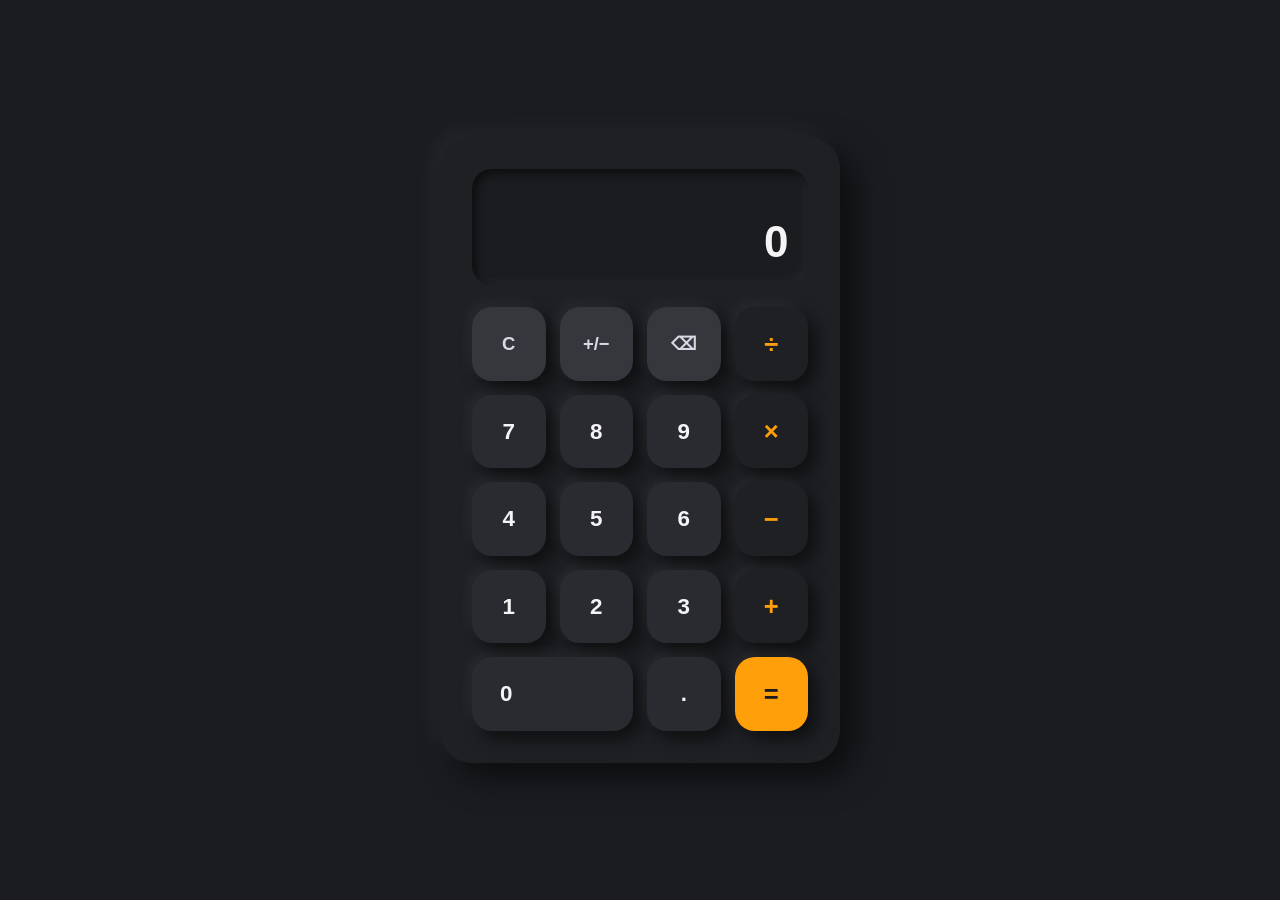
<file: files (1)/index.html>
<!DOCTYPE html>
<html lang="en">
<head>
  <meta charset="UTF-8" />
  <meta name="viewport" content="width=device-width, initial-scale=1.0" />
  <title>Calculator</title>
  <meta name="description" content="A precise, keyboard-accessible calculator built with vanilla HTML, CSS, and JavaScript." />
  <link rel="stylesheet" href="styles.css" />
</head>
<body>

  <main class="page">
    <section class="calculator" aria-label="Calculator">
      <div class="display">
        <div class="display__expression" id="expression" aria-hidden="true"></div>
        <output class="display__value" id="output" role="status" aria-live="polite" aria-atomic="true">0</output>
      </div>
      <div class="keypad" id="keypad" role="group" aria-label="Calculator keypad">
        <button type="button" class="key key--function" data-action="clear">C</button>
        <button type="button" class="key key--function" data-action="sign">+/&minus;</button>
        <button type="button" class="key key--function" data-action="delete" aria-label="Backspace">⌫</button>
        <button type="button" class="key key--operator" data-action="operator" data-value="÷">÷</button>

        <button type="button" class="key key--number" data-action="number" data-value="7">7</button>
        <button type="button" class="key key--number" data-action="number" data-value="8">8</button>
        <button type="button" class="key key--number" data-action="number" data-value="9">9</button>
        <button type="button" class="key key--operator" data-action="operator" data-value="×">×</button>

        <button type="button" class="key key--number" data-action="number" data-value="4">4</button>
        <button type="button" class="key key--number" data-action="number" data-value="5">5</button>
        <button type="button" class="key key--number" data-action="number" data-value="6">6</button>
        <button type="button" class="key key--operator" data-action="operator" data-value="−">&minus;</button>

        <button type="button" class="key key--number" data-action="number" data-value="1">1</button>
        <button type="button" class="key key--number" data-action="number" data-value="2">2</button>
        <button type="button" class="key key--number" data-action="number" data-value="3">3</button>
        <button type="button" class="key key--operator" data-action="operator" data-value="+">+</button>

        <button type="button" class="key key--number key--zero" data-action="number" data-value="0">0</button>
        <button type="button" class="key key--number" data-action="decimal">.</button>
        <button type="button" class="key key--equals" data-action="equals" aria-label="Equals">=</button>
      </div>
    </section>
  </main>

  <script src="script.js"></script>
</body>
</html>
</file>
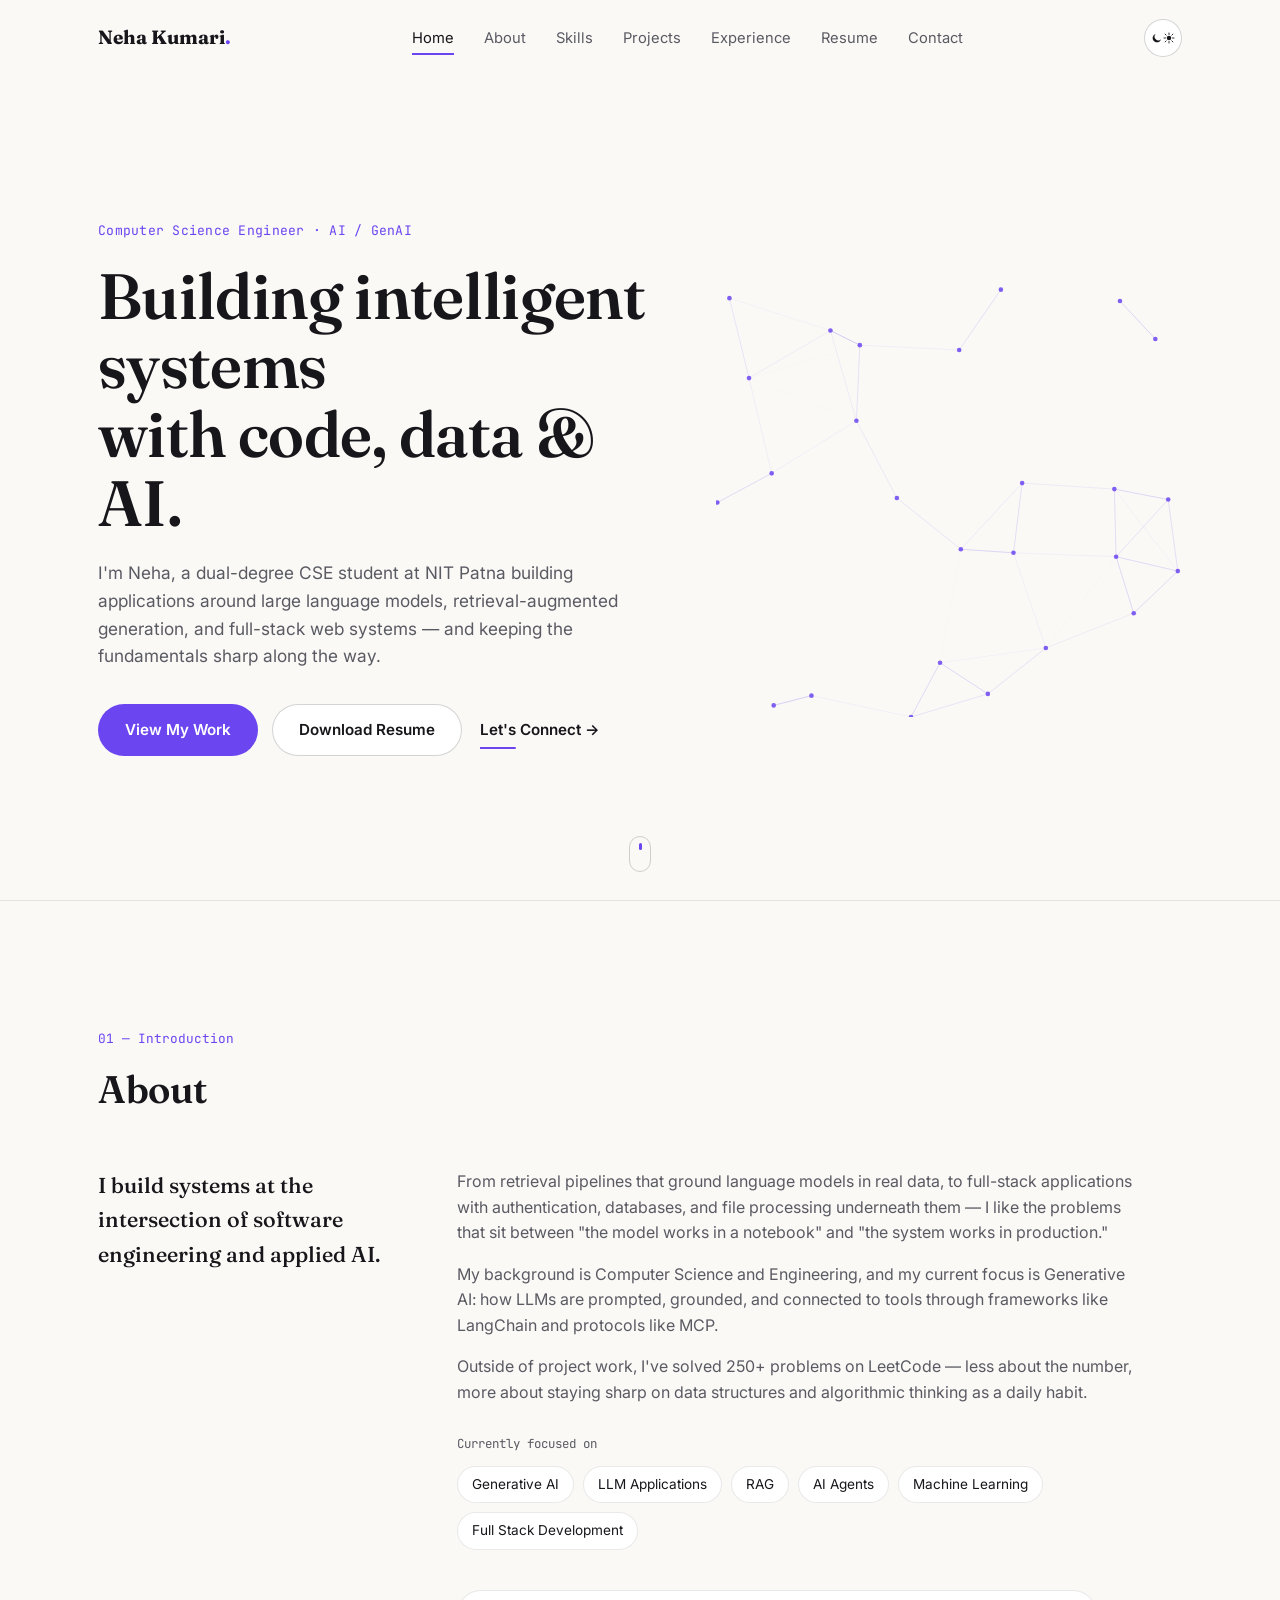
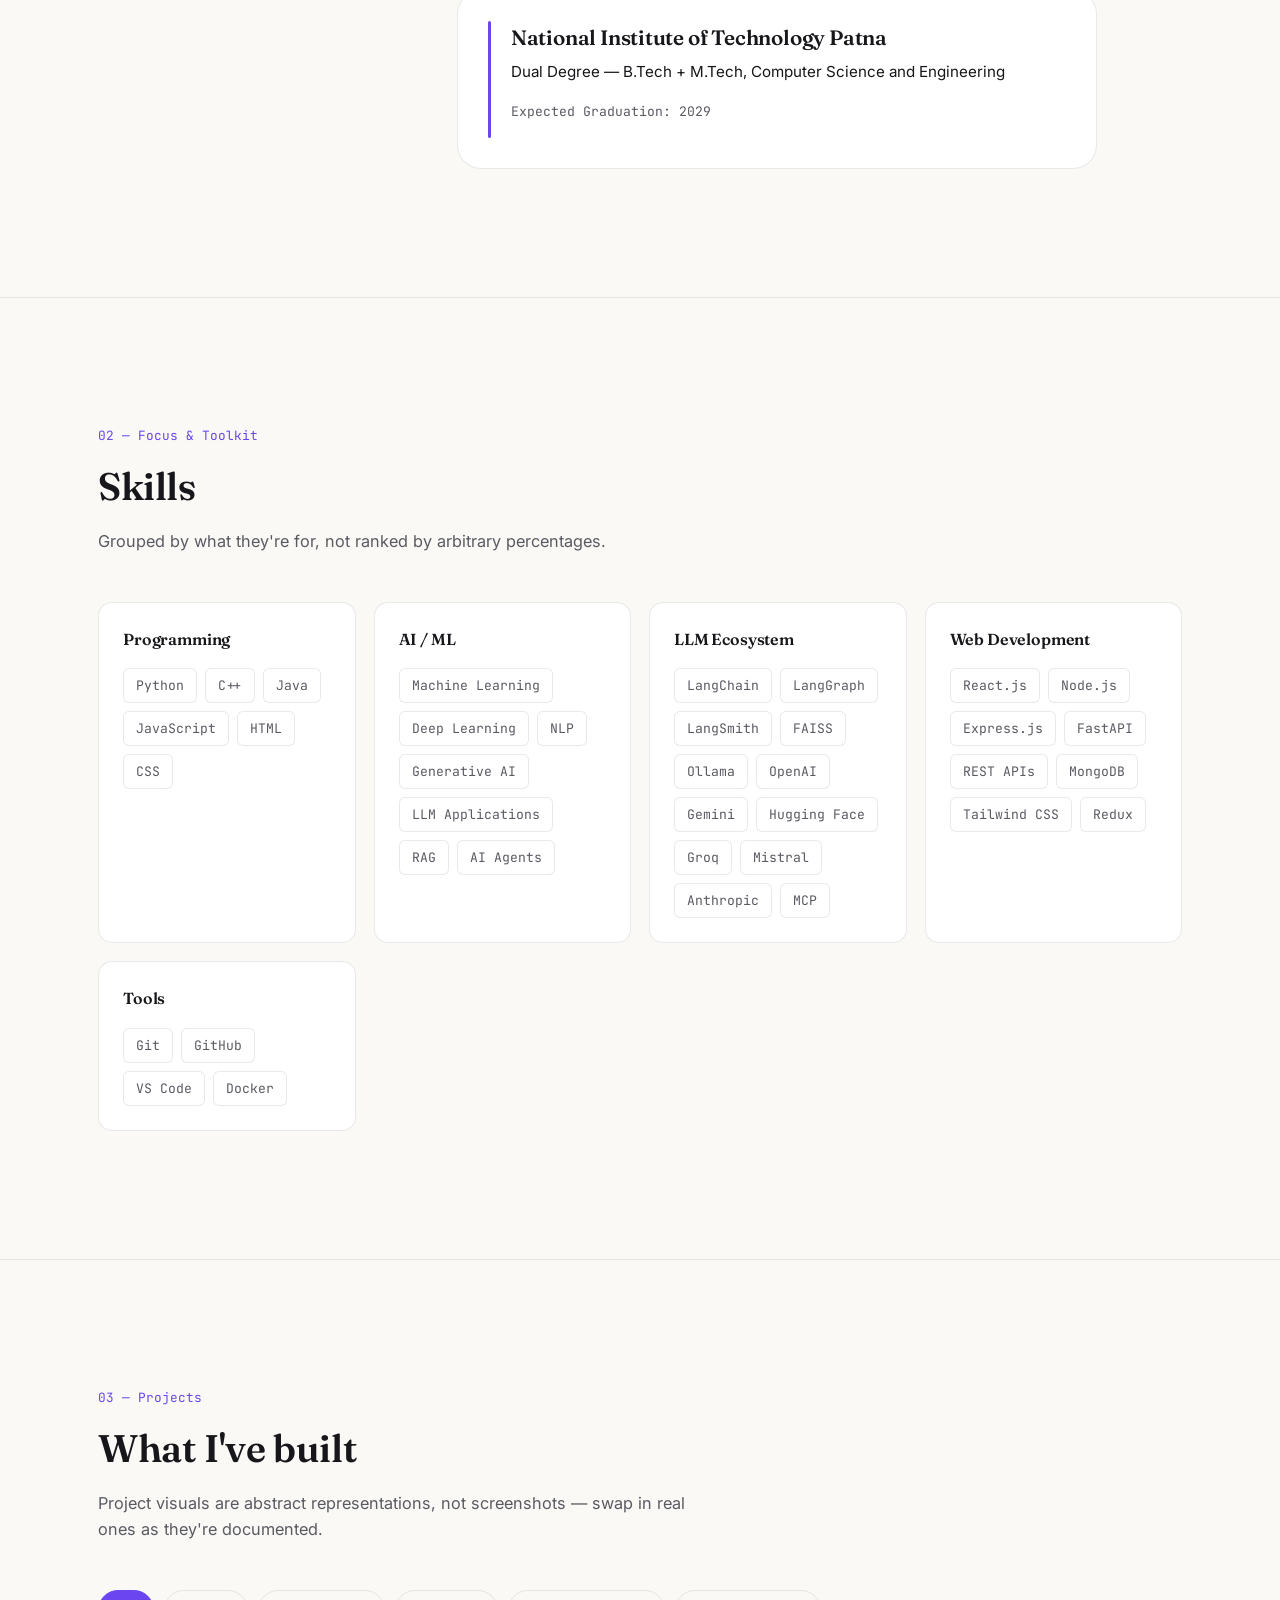
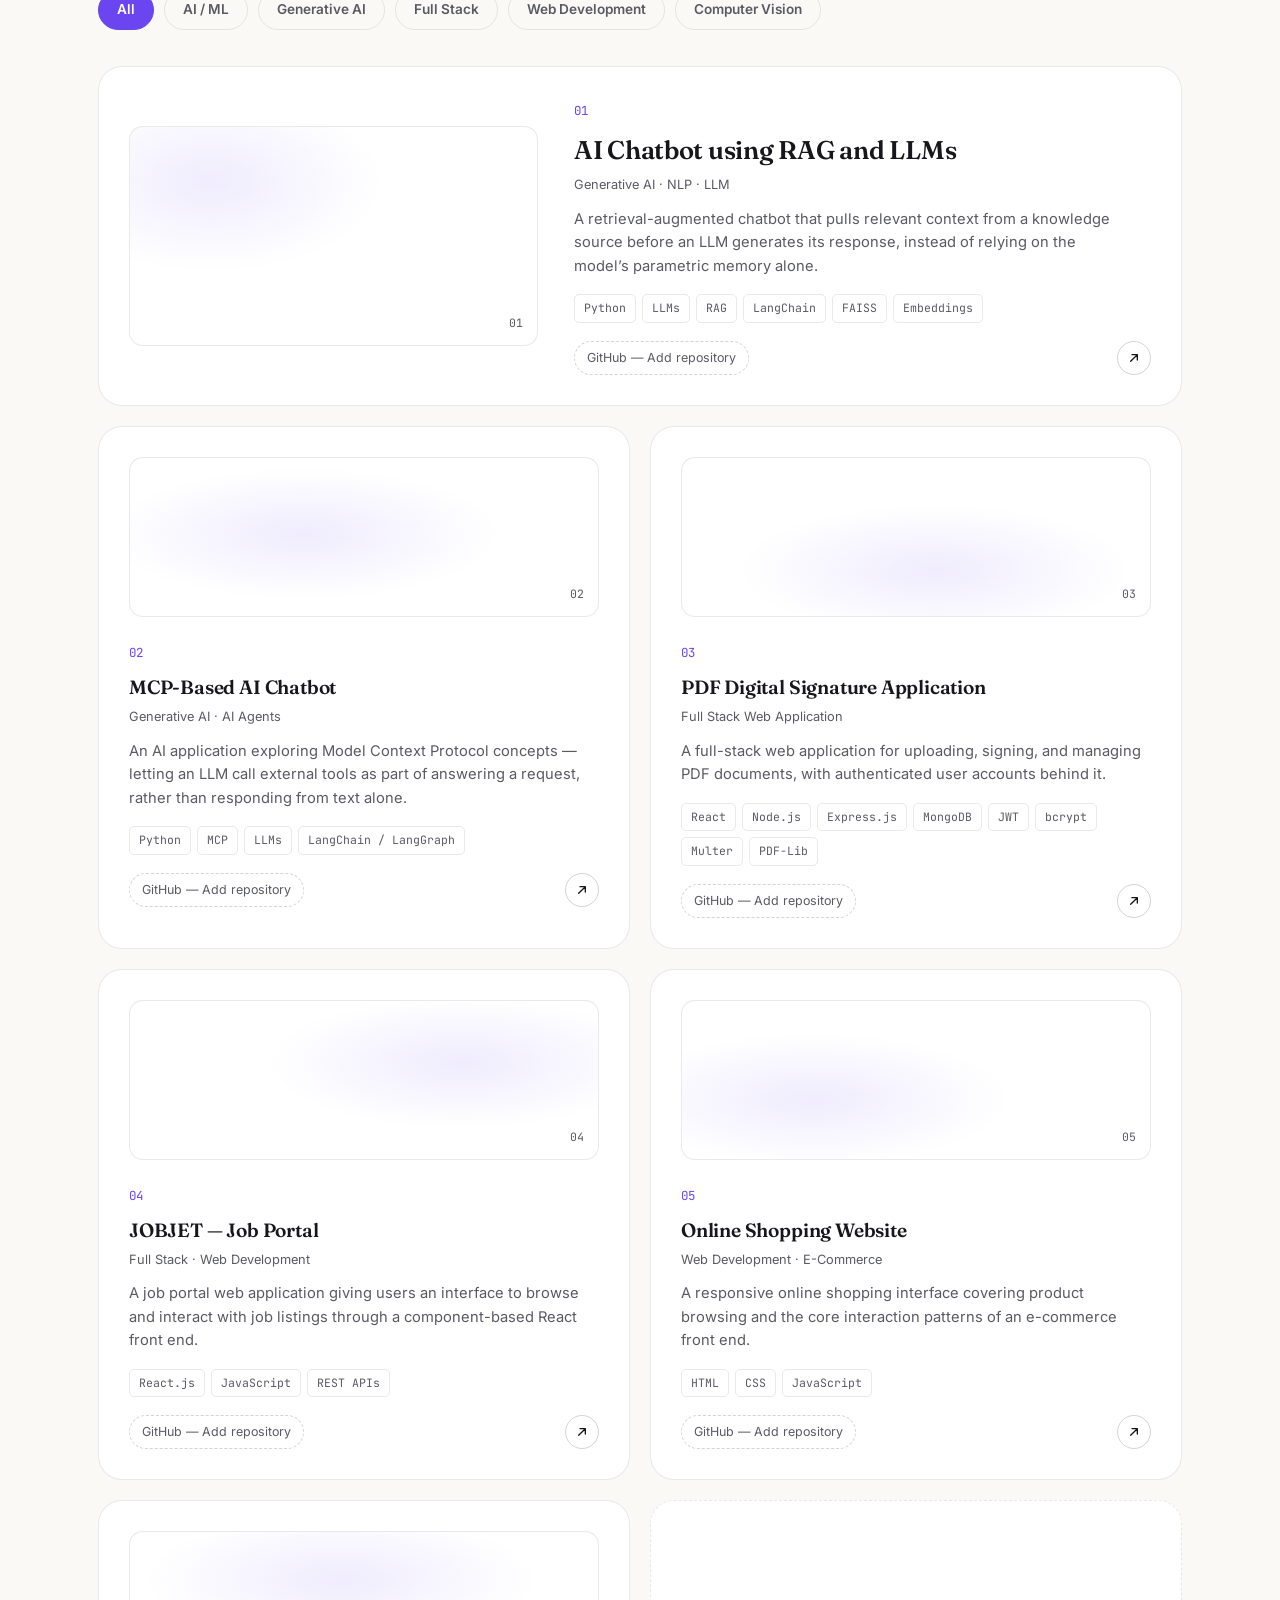
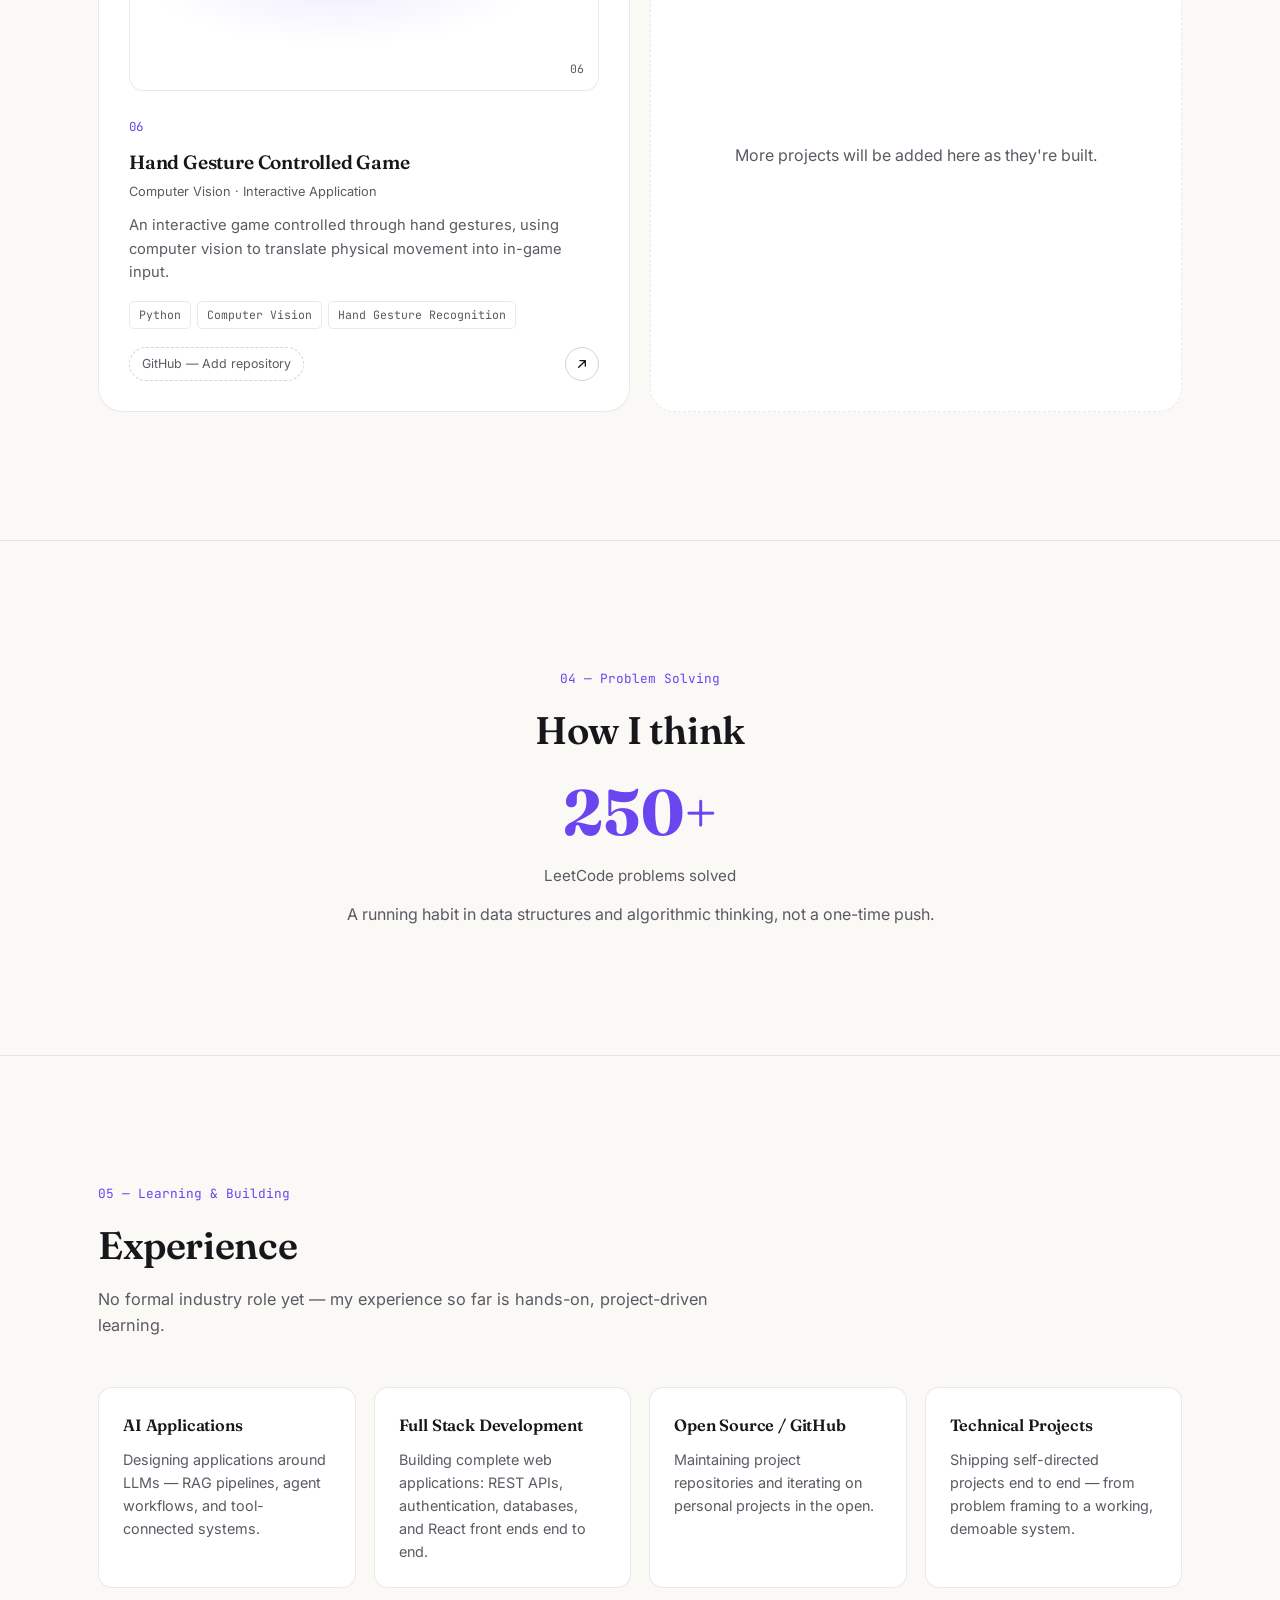
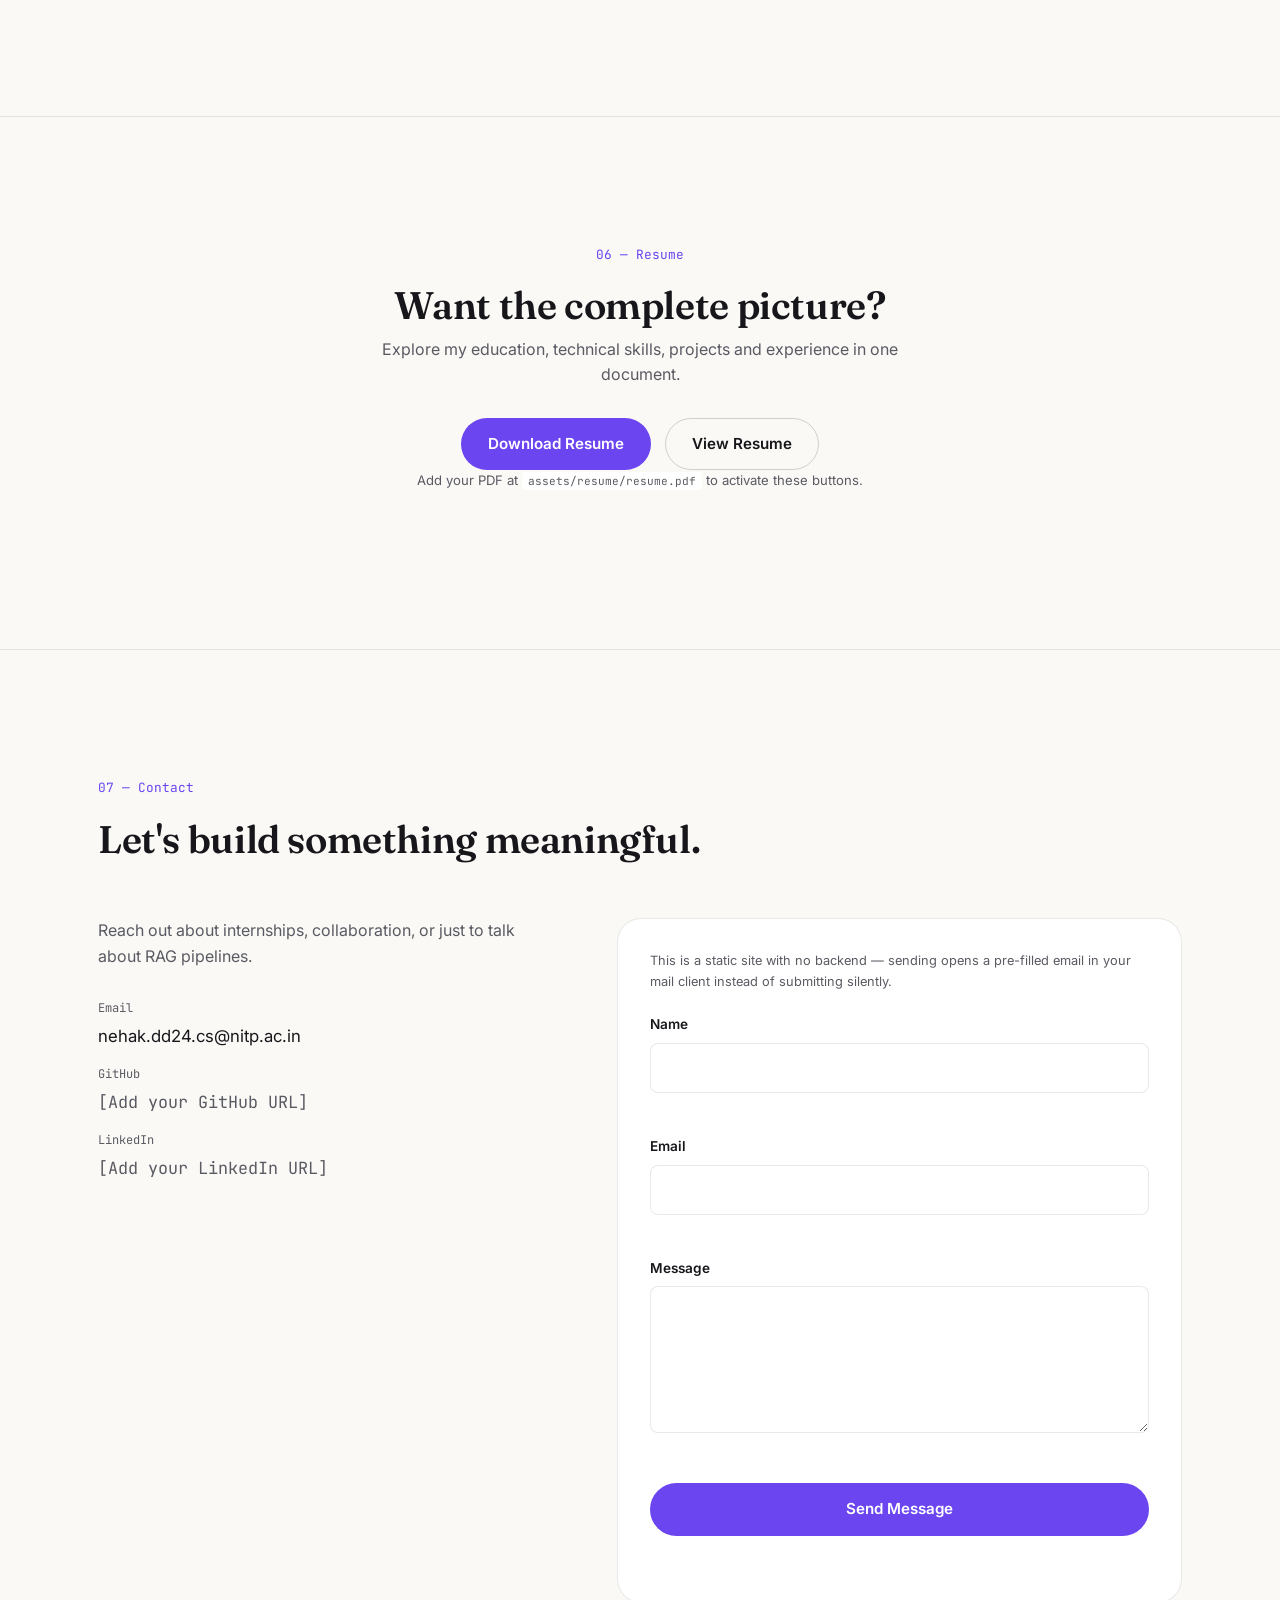
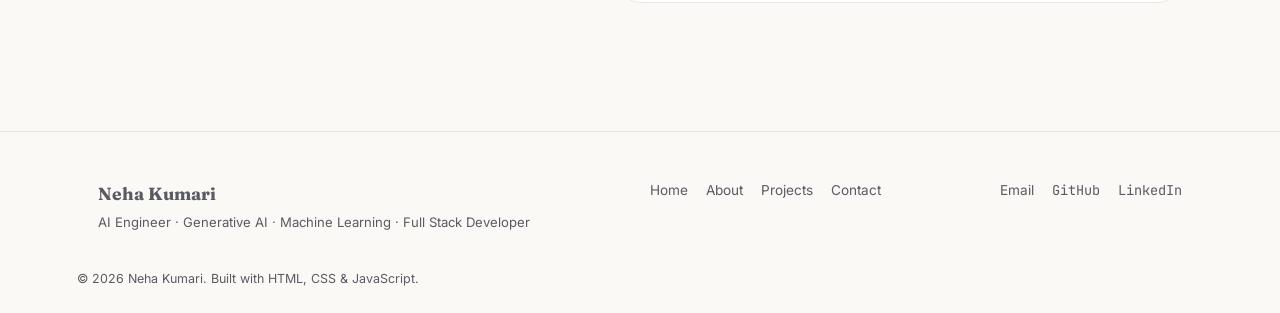
<file: files (3)/index.html>
<!DOCTYPE html>
<html lang="en">
<head>
<meta charset="UTF-8" />
<meta name="viewport" content="width=device-width, initial-scale=1.0" />
<title>Neha Kumari | AI Engineer | Generative AI &amp; Full Stack Developer</title>
<meta name="description" content="Portfolio of Neha Kumari — AI Engineer focused on Generative AI, LLM applications, RAG, and full-stack development. Dual-degree B.Tech + M.Tech CSE student at NIT Patna." />
<meta name="keywords" content="AI Engineer, Generative AI, Machine Learning, LLM, RAG, Full Stack Developer, NIT Patna" />

<meta property="og:title" content="Neha Kumari | AI Engineer | Generative AI & Full Stack Developer" />
<meta property="og:description" content="Building intelligent systems with code, data & AI. Projects in Generative AI, LLM applications, RAG, and full-stack development." />
<meta property="og:type" content="website" />

<link rel="icon" type="image/svg+xml" href="favicon/favicon.svg" />

<link rel="preconnect" href="https://fonts.googleapis.com" />
<link rel="preconnect" href="https://fonts.gstatic.com" crossorigin />
<link href="https://fonts.googleapis.com/css2?family=Fraunces:opsz,wght@9..144,500;9..144,600;9..144,700&family=Inter:wght@400;500;600;700&family=JetBrains+Mono:wght@400;500&display=swap" rel="stylesheet" />

<link rel="stylesheet" href="style.css" />
</head>
<body>
  <div class="loader" id="loader" aria-hidden="true">
    <span class="loader__mark">NEHA.K</span>
    <span class="loader__bar"><span class="loader__bar-fill"></span></span>
  </div>

  <div class="scroll-progress" id="scrollProgress" aria-hidden="true"><span id="scrollProgressFill"></span></div>

  <a class="skip-link" href="#main">Skip to content</a>
  <nav class="site-nav" id="siteNav" aria-label="Primary">
    <div class="site-nav__inner">
      <a href="#home" class="site-nav__brand">Neha Kumari<span>.</span></a>

      <ul class="site-nav__links" id="navLinks">
        <li><a href="#home" class="nav-link" data-nav="home">Home</a></li>
        <li><a href="#about" class="nav-link" data-nav="about">About</a></li>
        <li><a href="#skills" class="nav-link" data-nav="skills">Skills</a></li>
        <li><a href="#projects" class="nav-link" data-nav="projects">Projects</a></li>
        <li><a href="#experience" class="nav-link" data-nav="experience">Experience</a></li>
        <li><a href="#resume" class="nav-link" data-nav="resume">Resume</a></li>
        <li><a href="#contact" class="nav-link" data-nav="contact">Contact</a></li>
      </ul>

      <div class="site-nav__actions">
        <button type="button" class="theme-toggle" id="themeToggle" aria-label="Switch to light theme" aria-pressed="false">
          <svg class="theme-toggle__moon" viewBox="0 0 24 24" width="16" height="16" aria-hidden="true"><path d="M20 14.5A8.5 8.5 0 1 1 9.5 4a7 7 0 0 0 10.5 10.5z" fill="currentColor"/></svg>
          <svg class="theme-toggle__sun" viewBox="0 0 24 24" width="16" height="16" aria-hidden="true" hidden><circle cx="12" cy="12" r="4.5" fill="currentColor"/><path d="M12 2v3M12 19v3M4.2 4.2l2.1 2.1M17.7 17.7l2.1 2.1M2 12h3M19 12h3M4.2 19.8l2.1-2.1M17.7 6.3l2.1-2.1" stroke="currentColor" stroke-width="1.8" stroke-linecap="round"/></svg>
        </button>
        <button type="button" class="nav-toggle" id="navToggle" aria-label="Open menu" aria-expanded="false" aria-controls="navLinks">
          <span></span><span></span><span></span>
        </button>
      </div>
    </div>
  </nav>

  <main id="main">

    <!-- ============================================================
         HERO
    ============================================================= -->
    <section class="hero" id="home">
      <div class="hero__inner">
        <div>
          <p class="eyebrow reveal">Computer Science Engineer &middot; AI / GenAI</p>
          <h1 class="hero__heading reveal">Building intelligent systems<br />with code, data &amp; AI.</h1>
          <p class="hero__subtext reveal">
            I'm Neha, a dual-degree CSE student at NIT Patna building applications around
            large language models, retrieval-augmented generation, and full-stack web
            systems — and keeping the fundamentals sharp along the way.
          </p>
          <div class="hero__actions reveal">
            <a href="#projects" class="btn btn--primary">View My Work</a>
            <a href="assets/resume/resume.pdf" class="btn btn--secondary" download>Download Resume</a>
            <a href="#contact" class="text-link">Let's Connect →</a>
          </div>
        </div>

        <div class="hero__visual" aria-hidden="true">
          <canvas id="heroCanvas"></canvas>
        </div>
      </div>

      <div class="scroll-cue" aria-hidden="true"><span></span></div>
    </section>
    <section class="section" id="about">
      <div class="section__inner">
        <div class="section__heading">
          <span class="section__number reveal">01 — Introduction</span>
          <h2 class="reveal">About</h2>
        </div>

        <div class="about__grid">
          <div class="reveal">
            <p class="about__lead">I build systems at the intersection of software engineering and applied AI.</p>
          </div>

          <div class="about__content reveal">
            <p>
              From retrieval pipelines that ground language models in real data, to
              full-stack applications with authentication, databases, and file
              processing underneath them — I like the problems that sit between
              "the model works in a notebook" and "the system works in production."
            </p>
            <p>
              My background is Computer Science and Engineering, and my current focus
              is Generative AI: how LLMs are prompted, grounded, and connected to tools
              through frameworks like LangChain and protocols like MCP.
            </p>
            <p>
              Outside of project work, I've solved 250+ problems on LeetCode — less
              about the number, more about staying sharp on data structures and
              algorithmic thinking as a daily habit.
            </p>

            <div class="focus-block">
              <span class="focus-block__label">Currently focused on</span>
              <ul class="focus-block__tags">
                <li>Generative AI</li>
                <li>LLM Applications</li>
                <li>RAG</li>
                <li>AI Agents</li>
                <li>Machine Learning</li>
                <li>Full Stack Development</li>
              </ul>
            </div>

            <div class="education-card" id="education" style="margin-top: 40px;">
              <div class="education-card__marker" aria-hidden="true"></div>
              <div>
                <h3>National Institute of Technology Patna</h3>
                <p class="education-card__degree">Dual Degree — B.Tech + M.Tech, Computer Science and Engineering</p>
                <p class="education-card__meta">Expected Graduation: 2029</p>
              </div>
            </div>
          </div>
        </div>
      </div>
    </section>

    <!-- ============================================================
         SKILLS
    ============================================================= -->
    <section class="section" id="skills">
      <div class="section__inner">
        <div class="section__heading">
          <span class="section__number reveal">02 — Focus &amp; Toolkit</span>
          <h2 class="reveal">Skills</h2>
          <p class="section__subtext reveal">Grouped by what they're for, not ranked by arbitrary percentages.</p>
        </div>

        <div class="skills__grid reveal">
          <div class="skill-card">
            <h3>Programming</h3>
            <ul class="skill-chips"><li>Python</li><li>C++</li><li>Java</li><li>JavaScript</li><li>HTML</li><li>CSS</li></ul>
          </div>
          <div class="skill-card">
            <h3>AI / ML</h3>
            <ul class="skill-chips"><li>Machine Learning</li><li>Deep Learning</li><li>NLP</li><li>Generative AI</li><li>LLM Applications</li><li>RAG</li><li>AI Agents</li></ul>
          </div>
          <div class="skill-card">
            <h3>LLM Ecosystem</h3>
            <ul class="skill-chips"><li>LangChain</li><li>LangGraph</li><li>LangSmith</li><li>FAISS</li><li>Ollama</li><li>OpenAI</li><li>Gemini</li><li>Hugging Face</li><li>Groq</li><li>Mistral</li><li>Anthropic</li><li>MCP</li></ul>
          </div>
          <div class="skill-card">
            <h3>Web Development</h3>
            <ul class="skill-chips"><li>React.js</li><li>Node.js</li><li>Express.js</li><li>FastAPI</li><li>REST APIs</li><li>MongoDB</li><li>Tailwind CSS</li><li>Redux</li></ul>
          </div>
          <div class="skill-card">
            <h3>Tools</h3>
            <ul class="skill-chips"><li>Git</li><li>GitHub</li><li>VS Code</li><li>Docker</li></ul>
          </div>
        </div>
      </div>
    </section>
    <section class="section" id="projects">
      <div class="section__inner">
        <div class="section__heading">
          <span class="section__number reveal">03 — Projects</span>
          <h2 class="reveal">What I've built</h2>
          <p class="section__subtext reveal">Project visuals are abstract representations, not screenshots — swap in real ones as they're documented.</p>
        </div>

        <div class="project-filters" id="projectFilters" role="group" aria-label="Filter projects by category">
          <button type="button" class="filter-chip is-active" data-filter="all" aria-pressed="true">All</button>
          <button type="button" class="filter-chip" data-filter="ai-ml" aria-pressed="false">AI / ML</button>
          <button type="button" class="filter-chip" data-filter="genai" aria-pressed="false">Generative AI</button>
          <button type="button" class="filter-chip" data-filter="fullstack" aria-pressed="false">Full Stack</button>
          <button type="button" class="filter-chip" data-filter="webdev" aria-pressed="false">Web Development</button>
          <button type="button" class="filter-chip" data-filter="cv" aria-pressed="false">Computer Vision</button>
        </div>

        <p class="project-empty" id="projectEmpty" hidden>No projects in this category yet.</p>

        <div class="project-grid" id="projectGrid"></div>
      </div>
    </section>
    <section class="section" id="achievements">
      <div class="section__inner achievements__inner">
        <span class="section__number reveal">04 — Problem Solving</span>
        <h2 class="reveal">How I think</h2>
        <div class="achievement-stat reveal">
          <span class="achievement-stat__value">250+</span>
          <span class="achievement-stat__label">LeetCode problems solved</span>
        </div>
        <p class="achievements__note reveal">A running habit in data structures and algorithmic thinking, not a one-time push.</p>
      </div>
    </section>
    <section class="section" id="experience">
      <div class="section__inner">
        <div class="section__heading">
          <span class="section__number reveal">05 — Learning &amp; Building</span>
          <h2 class="reveal">Experience</h2>
          <p class="section__subtext reveal">No formal industry role yet — my experience so far is hands-on, project-driven learning.</p>
        </div>

        <div class="experience__grid reveal">
          <div class="experience-card">
            <h3>AI Applications</h3>
            <p>Designing applications around LLMs — RAG pipelines, agent workflows, and tool-connected systems.</p>
          </div>
          <div class="experience-card">
            <h3>Full Stack Development</h3>
            <p>Building complete web applications: REST APIs, authentication, databases, and React front ends end to end.</p>
          </div>
          <div class="experience-card">
            <h3>Open Source / GitHub</h3>
            <p>Maintaining project repositories and iterating on personal projects in the open.</p>
          </div>
          <div class="experience-card">
            <h3>Technical Projects</h3>
            <p>Shipping self-directed projects end to end — from problem framing to a working, demoable system.</p>
          </div>
        </div>
      </div>
    </section>
    <section class="section" id="resume">
      <div class="section__inner resume__inner">
        <span class="section__number reveal">06 — Resume</span>
        <h2 class="reveal">Want the complete picture?</h2>
        <p class="reveal">Explore my education, technical skills, projects and experience in one document.</p>
        <div class="resume__actions reveal">
          <a href="assets/resume/resume.pdf" class="btn btn--primary" download>Download Resume</a>
          <a href="assets/resume/resume.pdf" class="btn btn--ghost" target="_blank" rel="noopener">View Resume</a>
        </div>
        <p class="resume__note reveal">Add your PDF at <code>assets/resume/resume.pdf</code> to activate these buttons.</p>
      </div>
    </section>
    <section class="section" id="contact">
      <div class="section__inner">
        <div class="section__heading">
          <span class="section__number reveal">07 — Contact</span>
          <h2 class="reveal">Let's build something meaningful.</h2>
        </div>

        <div class="contact__grid">
          <div class="reveal">
            <p>Reach out about internships, collaboration, or just to talk about RAG pipelines.</p>
            <div class="contact-list">
              <div>
                <span class="contact-list__label">Email</span>
                <a href="mailto:nehak.dd24.cs@nitp.ac.in">nehak.dd24.cs@nitp.ac.in</a>
              </div>
              <div>
                <span class="contact-list__label">GitHub</span>
                <!-- TODO: replace with the real GitHub profile URL, then remove is-placeholder + data-placeholder-link -->
                <a href="#" class="is-placeholder" data-placeholder-link>[Add your GitHub URL]</a>
              </div>
              <div>
                <span class="contact-list__label">LinkedIn</span>
                <!-- TODO: replace with the real LinkedIn profile URL, then remove is-placeholder + data-placeholder-link -->
                <a href="#" class="is-placeholder" data-placeholder-link>[Add your LinkedIn URL]</a>
              </div>
            </div>
          </div>

          <form class="contact-form reveal" id="contactForm" novalidate>
            <p class="contact-form__note">This is a static site with no backend — sending opens a pre-filled email in your mail client instead of submitting silently.</p>

            <div class="field">
              <label for="fieldName">Name</label>
              <input type="text" id="fieldName" name="name" autocomplete="name" />
              <span class="field__error" id="errorName" aria-live="polite"></span>
            </div>
            <div class="field">
              <label for="fieldEmail">Email</label>
              <input type="email" id="fieldEmail" name="email" autocomplete="email" />
              <span class="field__error" id="errorEmail" aria-live="polite"></span>
            </div>
            <div class="field">
              <label for="fieldMessage">Message</label>
              <textarea id="fieldMessage" name="message" rows="5"></textarea>
              <span class="field__error" id="errorMessage" aria-live="polite"></span>
            </div>

            <button type="submit" class="btn btn--primary" style="width:100%; justify-content:center;">Send Message</button>
            <p class="contact-form__status" id="formStatus" role="status" aria-live="polite"></p>
          </form>
        </div>
      </div>
    </section>
  </main>

  <button type="button" class="back-to-top" id="backToTop" aria-label="Back to top" hidden>
    <svg viewBox="0 0 24 24" width="18" height="18" aria-hidden="true"><path d="M12 19V5M5 12l7-7 7 7" stroke="currentColor" stroke-width="2" stroke-linecap="round" stroke-linejoin="round" fill="none"/></svg>
  </button>
  <footer class="site-footer">
    <div class="site-footer__inner">
      <div>
        <p class="site-footer__name">Neha Kumari</p>
        <p class="site-footer__role">AI Engineer &middot; Generative AI &middot; Machine Learning &middot; Full Stack Developer</p>
      </div>
      <nav class="site-footer__links" aria-label="Footer">
        <a href="#home">Home</a>
        <a href="#about">About</a>
        <a href="#projects">Projects</a>
        <a href="#contact">Contact</a>
      </nav>
      <div class="site-footer__social">
        <a href="mailto:nehak.dd24.cs@nitp.ac.in">Email</a>
        <a href="#" class="is-placeholder" data-placeholder-link>GitHub</a>
        <a href="#" class="is-placeholder" data-placeholder-link>LinkedIn</a>
      </div>
    </div>
    <p class="site-footer__copy">&copy; <span id="year"></span> Neha Kumari. Built with HTML, CSS &amp; JavaScript.</p>
  </footer>
  <div class="project-modal" id="projectModal" role="dialog" aria-modal="true" aria-labelledby="modalTitle" hidden>
    <div class="project-modal__backdrop" id="modalBackdrop"></div>
    <div class="project-modal__panel">
      <button type="button" class="project-modal__close" id="modalClose" aria-label="Close project details">
        <svg viewBox="0 0 24 24" width="18" height="18" aria-hidden="true"><path d="M6 6l12 12M18 6L6 18" stroke="currentColor" stroke-width="2" stroke-linecap="round"/></svg>
      </button>
      <span class="project-modal__number" id="modalNumber"></span>
      <h3 id="modalTitle"></h3>
      <p class="project-modal__category" id="modalCategory"></p>

      <div class="project-modal__section">
        <h4>Problem</h4>
        <p id="modalProblem"></p>
      </div>
      <div class="project-modal__section">
        <h4>Solution</h4>
        <p id="modalSolution"></p>
      </div>
      <div class="project-modal__section">
        <h4>Technologies</h4>
        <ul class="project-modal__tags" id="modalTech"></ul>
      </div>
      <div class="project-modal__section">
        <h4>Key Features</h4>
        <ul class="project-modal__list" id="modalFeatures"></ul>
      </div>
      <div class="project-modal__section">
        <h4>What I Learned</h4>
        <p id="modalLearned"></p>
      </div>
      <div class="project-modal__links" id="modalLinks"></div>
    </div>
  </div>

  <script src="script.js"></script>
</body>
</html>
</file>
<file: files (1)/styles.css>
:root {

  --color-bg: #1b1c20;
  --color-surface: #1f2024;
  --shadow-light: rgba(255, 255, 255, 0.045);
  --shadow-dark: rgba(0, 0, 0, 0.55);

  --color-text: #f4f4f6;
  --color-text-dim: #77798a;
  --color-number: #2a2b30;
  --color-function: #35373d;
  --color-function-text: #d7d9e4;
  --color-operator: #ff9f0a;
  --color-operator-active: #ffb545;
  --color-equals: #ff9f0a;

  --font-family: -apple-system, BlinkMacSystemFont, 'SF Pro Display', 'Segoe UI', Roboto, sans-serif;

  --ease-tap: cubic-bezier(0.2, 0.8, 0.2, 1);
  --duration-fast: 110ms;
  --duration-base: 220ms;

  --radius-key: 20px;
}

*, *::before, *::after { box-sizing: border-box; }

html { color-scheme: dark; }

body {
  margin: 0;
  min-height: 100vh;
  background: var(--color-bg);
  color: var(--color-text);
  font-family: var(--font-family);
  -webkit-font-smoothing: antialiased;
}

.page {
  min-height: 100vh;
  display: flex;
  align-items: center;
  justify-content: center;
  padding: var(--space, 24px);
}

:focus-visible {
  outline: 2px solid var(--color-operator);
  outline-offset: 3px;
  border-radius: 8px;
}

.calculator {
  width: min(380px, 92vw);
  padding: 28px;
  border-radius: 32px;
  background: var(--color-surface);
  box-shadow:
    -10px -10px 24px var(--shadow-light),
    14px 14px 32px var(--shadow-dark);
}

.display {
  padding: 22px 20px 18px;
  margin-bottom: 22px;
  border-radius: 20px;
  background: var(--color-bg);
  box-shadow:
    inset 4px 4px 10px var(--shadow-dark),
    inset -4px -4px 10px var(--shadow-light);
  text-align: right;
  overflow: hidden;
}

.display__expression {
  min-height: 20px;
  font-size: 0.9rem;
  font-weight: 500;
  color: var(--color-text-dim);
  letter-spacing: 0.01em;
  white-space: nowrap;
  overflow: hidden;
  text-overflow: ellipsis;
}

.display__value {
  display: block;
  margin-top: 6px;
  font-weight: 700;
  letter-spacing: -0.01em;
  white-space: nowrap;
  overflow: hidden;
  text-overflow: clip;
  font-size: 2.75rem;
  transition: font-size var(--duration-fast) var(--ease-tap);
  font-variant-numeric: tabular-nums;
}

.display__value[data-length-tier="md"] { font-size: 2.15rem; }
.display__value[data-length-tier="lg"] { font-size: 1.65rem; }
.display__value[data-length-tier="xl"] { font-size: 1.25rem; }

.keypad {
  display: grid;
  grid-template-columns: repeat(4, 1fr);
  gap: 14px;
}

.key {
  appearance: none;
  border: none;
  cursor: pointer;
  aspect-ratio: 1 / 1;
  border-radius: var(--radius-key);
  background: var(--color-number);
  color: var(--color-text);
  font-family: inherit;
  font-size: 1.4rem;
  font-weight: 600;
  display: flex;
  align-items: center;
  justify-content: center;
  box-shadow:
    -6px -6px 14px var(--shadow-light),
    8px 8px 18px var(--shadow-dark);
  transition: transform var(--duration-fast) var(--ease-tap),
              box-shadow var(--duration-fast) var(--ease-tap),
              background var(--duration-fast) var(--ease-tap);
}

.key--zero {
  grid-column: span 2;
  aspect-ratio: auto;
  justify-content: flex-start;
  padding-left: 28px;
}

.key--function {
  background: var(--color-function);
  color: var(--color-function-text);
  font-size: 1.15rem;
}

.key--operator {
  background: var(--color-surface);
  color: var(--color-operator);
  font-size: 1.6rem;
}

.key--equals {
  background: var(--color-equals);
  color: #1b1c20;
  font-size: 1.6rem;
}

@media (hover: hover) {
  .key:hover {
    transform: translateY(-2px);
    box-shadow:
      -7px -7px 16px var(--shadow-light),
      10px 10px 22px var(--shadow-dark);
  }
  .key--equals:hover { background: var(--color-operator-active); }
}

.key:active,
.key.is-active {
  transform: translateY(1px) scale(0.97);
  box-shadow:
    inset 3px 3px 8px var(--shadow-dark),
    inset -3px -3px 8px var(--shadow-light);
}

.key--operator.is-active,
.key--equals.is-active {
  background: var(--color-operator-active);
  color: #1b1c20;
}

@media (max-width: 380px) {
  .calculator { padding: 20px; border-radius: 26px; }
  .keypad { gap: 10px; }
  .key { border-radius: 16px; font-size: 1.2rem; }
  .display__value { font-size: 2.25rem; }
}

@media (min-width: 700px) {
  .calculator { width: 400px; padding: 32px; }
}

@media (prefers-reduced-motion: reduce) {
  *, *::before, *::after {
    transition-duration: 0.001ms !important;
  }
}
</file>
<file: files (3)/style.css>
*, *::before, *::after { box-sizing: border-box; }
html { scroll-behavior: smooth; }
body, h1, h2, h3, h4, p, ul, figure { margin: 0; }
ul { padding: 0; list-style: none; }
img { max-width: 100%; display: block; }
button, input, textarea { font: inherit; color: inherit; }
a { color: inherit; text-decoration: none; }
:root {
  --bg-primary: #0a0a0c;
  --bg-secondary: #111114;
  --bg-elevated: #17171b;
  --card-bg: #131316;
  --text-primary: #f2f1ee;
  --text-secondary: #8d8d96;
  --accent: #7d5fff;
  --accent-contrast: #ffffff;
  --accent-soft: rgba(125, 95, 255, 0.14);
  --border: rgba(255, 255, 255, 0.09);
  --border-strong: rgba(255, 255, 255, 0.18);
  --shadow: 0 24px 60px -30px rgba(0, 0, 0, 0.7);

  --font-display: 'Fraunces', Georgia, serif;
  --font-body: 'Inter', system-ui, -apple-system, sans-serif;
  --font-mono: 'JetBrains Mono', 'SFMono-Regular', monospace;

  --ease: cubic-bezier(0.16, 1, 0.3, 1);
  --duration-fast: 180ms;
  --duration-base: 320ms;
  --duration-slow: 600ms;

  --radius-sm: 8px;
  --radius-md: 14px;
  --radius-lg: 24px;

  --nav-height: 76px;
  --container: 1180px;
}

[data-theme="light"] {
  --bg-primary: #faf9f6;
  --bg-secondary: #f1f0eb;
  --bg-elevated: #ffffff;
  --card-bg: #ffffff;
  --text-primary: #17171b;
  --text-secondary: #5a5a63;
  --accent: #6a45f0;
  --accent-contrast: #ffffff;
  --accent-soft: rgba(106, 69, 240, 0.1);
  --border: rgba(17, 17, 20, 0.09);
  --border-strong: rgba(17, 17, 20, 0.18);
  --shadow: 0 24px 60px -30px rgba(17, 17, 20, 0.18);
}
body {
  background: var(--bg-primary);
  color: var(--text-primary);
  font-family: var(--font-body);
  line-height: 1.6;
  -webkit-font-smoothing: antialiased;
  transition: background var(--duration-base) var(--ease), color var(--duration-base) var(--ease);
  overflow-x: hidden;
}

:focus-visible {
  outline: 2px solid var(--accent);
  outline-offset: 3px;
  border-radius: 4px;
}
.skip-link {
  position: absolute;
  left: 12px; top: -48px;
  z-index: 300;
  background: var(--accent);
  color: var(--accent-contrast);
  padding: 10px 16px;
  border-radius: var(--radius-sm);
  font-size: 0.85rem;
  font-weight: 600;
  transition: top var(--duration-fast) var(--ease);
}
.skip-link:focus { top: 12px; }

.section {
  padding: clamp(72px, 10vw, 128px) 0;
  border-top: 1px solid var(--border);
}
.section__inner {
  max-width: var(--container);
  margin: 0 auto;
  padding: 0 clamp(20px, 4vw, 48px);
}
.section__heading { margin-bottom: 48px; max-width: 640px; }
.section__number {
  display: block;
  font-family: var(--font-mono);
  font-size: 0.8rem;
  color: var(--accent);
  margin-bottom: 10px;
}
.section__subtext { color: var(--text-secondary); margin-top: 10px; font-size: 1.02rem; }

/* ============================================================================
   4. TYPOGRAPHY
   ============================================================================ */
h1, h2, h3, h4 { font-family: var(--font-display); font-weight: 600; letter-spacing: -0.01em; }
h2 { font-size: clamp(1.9rem, 3vw, 2.6rem); }
h3 { font-size: 1.3rem; }
p { color: var(--text-secondary); max-width: 62ch; }
code { font-family: var(--font-mono); font-size: 0.85em; background: var(--bg-elevated); padding: 2px 6px; border-radius: 4px; }

.eyebrow {
  font-family: var(--font-mono);
  font-size: 0.82rem;
  letter-spacing: 0.02em;
  color: var(--accent);
  margin-bottom: 20px;
}

.btn {
  display: inline-flex;
  align-items: center;
  gap: 8px;
  padding: 13px 26px;
  border-radius: 999px;
  font-weight: 600;
  font-size: 0.95rem;
  border: 1px solid transparent;
  cursor: pointer;
  transition: transform var(--duration-fast) var(--ease), background var(--duration-fast) var(--ease), border-color var(--duration-fast) var(--ease);
}
.btn:hover { transform: translateY(-2px); }
.btn--primary { background: var(--accent); color: var(--accent-contrast); }
.btn--primary:hover { background: color-mix(in srgb, var(--accent) 85%, white 15%); }
.btn--secondary { background: var(--bg-elevated); border-color: var(--border-strong); }
.btn--secondary:hover { background: var(--card-bg); }
.btn--ghost { background: transparent; border-color: var(--border-strong); color: var(--text-primary); }
.btn--ghost:hover { border-color: var(--accent); color: var(--accent); }

/* Tertiary CTA — a plain text link with a persistent underline sweep,
   for actions that shouldn't compete visually with the primary/secondary
   buttons next to them (e.g. "Let's Connect →" beside the hero's CTAs). */
.text-link {
  position: relative;
  display: inline-flex;
  align-items: center;
  padding: 13px 4px;
  font-weight: 600;
  font-size: 0.95rem;
  color: var(--text-primary);
}
.text-link::after {
  content: '';
  position: absolute;
  left: 4px; right: 4px; bottom: 8px;
  height: 1.5px;
  background: var(--accent);
  transform: scaleX(0.3);
  transform-origin: left;
  transition: transform var(--duration-fast) var(--ease), background var(--duration-fast) var(--ease);
}
.text-link:hover::after { transform: scaleX(1); }
.site-nav {
  position: sticky;
  top: 0;
  z-index: 60;
  height: var(--nav-height);
  display: flex;
  align-items: center;
  background: transparent;
  border-bottom: 1px solid transparent;
  transition: background var(--duration-base) var(--ease), border-color var(--duration-base) var(--ease), backdrop-filter var(--duration-base) var(--ease);
}
.site-nav.is-scrolled {
  background: color-mix(in srgb, var(--bg-primary) 78%, transparent);
  -webkit-backdrop-filter: blur(14px);
  backdrop-filter: blur(14px);
  border-bottom-color: var(--border);
}
.site-nav__inner {
  width: 100%;
  max-width: var(--container);
  margin: 0 auto;
  padding: 0 clamp(20px, 4vw, 48px);
  display: flex;
  align-items: center;
  justify-content: space-between;
}
.site-nav__brand { font-family: var(--font-display); font-size: 1.2rem; font-weight: 700; }
.site-nav__brand span { color: var(--accent); }

.site-nav__links { display: flex; gap: 30px; }
.nav-link {
  position: relative;
  font-size: 0.92rem;
  color: var(--text-secondary);
  padding: 6px 0;
  transition: color var(--duration-fast) var(--ease);
}
.nav-link::after {
  content: '';
  position: absolute;
  left: 0; bottom: -2px;
  width: 100%; height: 1.5px;
  background: var(--accent);
  transform: scaleX(0);
  transform-origin: left;
  transition: transform var(--duration-fast) var(--ease);
}
.nav-link:hover { color: var(--text-primary); }
.nav-link.is-active { color: var(--text-primary); }
.nav-link.is-active::after { transform: scaleX(1); }

.site-nav__actions { display: flex; align-items: center; gap: 10px; }

.theme-toggle {
  width: 38px; height: 38px;
  border-radius: 50%;
  border: 1px solid var(--border-strong);
  background: var(--bg-elevated);
  display: flex; align-items: center; justify-content: center;
  cursor: pointer;
  transition: border-color var(--duration-fast) var(--ease), transform var(--duration-fast) var(--ease);
}
.theme-toggle:hover { border-color: var(--accent); transform: rotate(10deg); }

.nav-toggle {
  display: none;
  width: 38px; height: 38px;
  border: none; background: transparent;
  flex-direction: column; align-items: center; justify-content: center; gap: 4px;
  cursor: pointer;
}
.nav-toggle span { width: 20px; height: 1.6px; background: var(--text-primary); transition: transform var(--duration-fast) var(--ease), opacity var(--duration-fast) var(--ease); }
.nav-toggle[aria-expanded="true"] span:nth-child(1) { transform: translateY(5.5px) rotate(45deg); }
.nav-toggle[aria-expanded="true"] span:nth-child(2) { opacity: 0; }
.nav-toggle[aria-expanded="true"] span:nth-child(3) { transform: translateY(-5.5px) rotate(-45deg); }

/* ============================================================================
   6. HERO
   ============================================================================ */
.hero {
  min-height: calc(100vh - var(--nav-height));
  display: flex;
  flex-direction: column;
  justify-content: center;
  position: relative;
}
.hero__inner {
  max-width: var(--container);
  margin: 0 auto;
  padding: 40px clamp(20px, 4vw, 48px);
  display: grid;
  grid-template-columns: 1.1fr 0.9fr;
  gap: 48px;
  align-items: center;
  width: 100%;
}
.hero__heading {
  font-size: clamp(2.4rem, 5vw, 4rem);
  line-height: 1.08;
  margin-bottom: 22px;
}
.hero__subtext { font-size: 1.08rem; margin-bottom: 34px; }
.hero__actions { display: flex; flex-wrap: wrap; gap: 14px; }

.hero__visual { position: relative; aspect-ratio: 1 / 1; }
.hero__visual canvas { width: 100%; height: 100%; }

.scroll-cue {
  position: absolute;
  bottom: 28px;
  left: 50%;
  transform: translateX(-50%);
  width: 22px; height: 36px;
  border: 1.5px solid var(--border-strong);
  border-radius: 999px;
  display: flex;
  justify-content: center;
  padding-top: 6px;
}
.scroll-cue span { width: 3px; height: 7px; border-radius: 999px; background: var(--accent); animation: scrollCue 1.8s var(--ease) infinite; }
@keyframes scrollCue { 0% { opacity: 1; transform: translateY(0); } 70% { opacity: 0; transform: translateY(10px); } 100% { opacity: 0; } }

.about__grid { display: grid; grid-template-columns: 0.6fr 1.4fr; gap: 48px; }
.about__lead { font-family: var(--font-display); font-size: 1.35rem; color: var(--text-primary); font-weight: 500; margin-bottom: 18px; }
.about__content p { margin-bottom: 16px; max-width: 68ch; }

.focus-block { margin-top: 28px; }
.focus-block__label { display: block; font-family: var(--font-mono); font-size: 0.78rem; color: var(--text-secondary); margin-bottom: 12px; }
.focus-block__tags { display: flex; flex-wrap: wrap; gap: 9px; }
.focus-block__tags li {
  padding: 7px 14px;
  border: 1px solid var(--border);
  border-radius: 999px;
  font-size: 0.85rem;
  background: var(--bg-elevated);
  transition: border-color var(--duration-fast) var(--ease), color var(--duration-fast) var(--ease);
}
.focus-block__tags li:hover { border-color: var(--accent); color: var(--accent); }

.skills__grid {
  display: grid;
  grid-template-columns: repeat(auto-fit, minmax(230px, 1fr));
  gap: 18px;
}
.skill-card {
  background: var(--card-bg);
  border: 1px solid var(--border);
  border-radius: var(--radius-md);
  padding: 24px;
  transition: border-color var(--duration-fast) var(--ease), transform var(--duration-fast) var(--ease);
}
.skill-card:hover { border-color: var(--border-strong); transform: translateY(-3px); }
.skill-card h3 { font-size: 1rem; margin-bottom: 16px; }
.skill-chips { display: flex; flex-wrap: wrap; gap: 8px; }
.skill-chips li {
  padding: 6px 12px;
  font-size: 0.82rem;
  font-family: var(--font-mono);
  background: var(--bg-elevated);
  border: 1px solid var(--border);
  border-radius: 6px;
  color: var(--text-secondary);
  transition: color var(--duration-fast) var(--ease), border-color var(--duration-fast) var(--ease), background var(--duration-fast) var(--ease);
}
.skill-chips li:hover { color: var(--accent); border-color: var(--accent); background: var(--accent-soft); }

.project-filters { display: flex; flex-wrap: wrap; gap: 10px; margin-bottom: 36px; }
.filter-chip {
  padding: 8px 18px;
  border-radius: 999px;
  border: 1px solid var(--border);
  background: transparent;
  color: var(--text-secondary);
  font-size: 0.85rem;
  font-weight: 600;
  cursor: pointer;
  transition: background var(--duration-fast) var(--ease), color var(--duration-fast) var(--ease), border-color var(--duration-fast) var(--ease);
}
.filter-chip:hover { color: var(--text-primary); border-color: var(--border-strong); }
.filter-chip.is-active { background: var(--accent); color: var(--accent-contrast); border-color: var(--accent); }

.project-empty { color: var(--text-secondary); padding: 40px 0; text-align: center; }

.project-grid {
  display: grid;
  grid-template-columns: repeat(6, 1fr);
  gap: 20px;
}

.project-card {
  grid-column: span 3;
  background: var(--card-bg);
  border: 1px solid var(--border);
  border-radius: var(--radius-lg);
  padding: 30px;
  cursor: pointer;
  display: flex;
  flex-direction: column;
  transition: opacity var(--duration-base) var(--ease), transform var(--duration-base) var(--ease), border-color var(--duration-fast) var(--ease);
}
.project-card--featured { grid-column: span 6; flex-direction: row; align-items: center; gap: 36px; }
.project-card:hover { border-color: var(--border-strong); transform: translateY(-4px); }

.project-card.is-filtered-out {
  opacity: 0;
  transform: scale(0.94);
  position: absolute;
  pointer-events: none;
  visibility: hidden;
}

.project-card__visual {
  height: 160px;
  border-radius: var(--radius-md);
  margin-bottom: 22px;
  position: relative;
  overflow: hidden;
  background: var(--bg-elevated);
  border: 1px solid var(--border);
  flex-shrink: 0;
}
.project-card--featured .project-card__visual { width: 40%; height: 220px; margin-bottom: 0; }
.project-card__visual::before {
  content: '';
  position: absolute;
  inset: 0;
  background: radial-gradient(60% 60% at var(--vx, 30%) var(--vy, 30%), var(--accent-soft), transparent 70%),
              radial-gradient(50% 50% at 80% 80%, rgba(255,255,255,0.05), transparent 70%);
  transition: transform var(--duration-slow) var(--ease);
}
.project-card:hover .project-card__visual::before { transform: scale(1.08); }
.project-card__visual-index {
  position: absolute;
  bottom: 12px; right: 14px;
  font-family: var(--font-mono);
  font-size: 0.72rem;
  color: var(--text-secondary);
}

.project-card__body { flex: 1; min-width: 0; }
.project-card__number { font-family: var(--font-mono); font-size: 0.78rem; color: var(--accent); }
.project-card__title { font-size: 1.2rem; margin: 8px 0 4px; }
.project-card--featured .project-card__title { font-size: 1.6rem; }
.project-card__category { font-size: 0.8rem; color: var(--text-secondary); margin-bottom: 12px; }
.project-card__desc { font-size: 0.92rem; margin-bottom: 16px; }

.project-card__tech { display: flex; flex-wrap: wrap; gap: 6px; margin-bottom: 18px; }
.project-card__tech li {
  font-family: var(--font-mono);
  font-size: 0.72rem;
  padding: 4px 9px;
  border: 1px solid var(--border);
  border-radius: 5px;
  color: var(--text-secondary);
  transition: color var(--duration-fast) var(--ease), border-color var(--duration-fast) var(--ease);
}
.project-card:hover .project-card__tech li { color: var(--text-primary); border-color: var(--border-strong); }

.project-card__footer { display: flex; align-items: center; justify-content: space-between; margin-top: auto; }
.project-link--placeholder {
  font-size: 0.78rem;
  color: var(--text-secondary);
  border: 1px dashed var(--border-strong);
  padding: 6px 12px;
  border-radius: 999px;
}
.project-card__arrow {
  width: 34px; height: 34px;
  border-radius: 50%;
  border: 1px solid var(--border-strong);
  display: flex; align-items: center; justify-content: center;
  transition: transform var(--duration-fast) var(--ease), background var(--duration-fast) var(--ease), border-color var(--duration-fast) var(--ease);
}
.project-card:hover .project-card__arrow { background: var(--accent); border-color: var(--accent); transform: translate(3px, -3px); color: var(--accent-contrast); }

.project-card--more {
  grid-column: span 3;
  align-items: center;
  justify-content: center;
  text-align: center;
  border-style: dashed;
  cursor: default;
  color: var(--text-secondary);
}
.project-card--more:hover { transform: none; }

.experience__grid { display: grid; grid-template-columns: repeat(4, 1fr); gap: 18px; }
.experience-card {
  background: var(--card-bg);
  border: 1px solid var(--border);
  border-radius: var(--radius-md);
  padding: 24px;
  transition: transform var(--duration-fast) var(--ease), border-color var(--duration-fast) var(--ease);
}
.experience-card:hover { transform: translateY(-3px); border-color: var(--border-strong); }
.experience-card h3 { font-size: 1.02rem; margin-bottom: 10px; }
.experience-card p { font-size: 0.9rem; }

.education-card {
  display: flex;
  gap: 20px;
  background: var(--card-bg);
  border: 1px solid var(--border);
  border-radius: var(--radius-lg);
  padding: 30px;
  max-width: 640px;
}
.education-card__marker { width: 3px; border-radius: 3px; background: var(--accent); flex-shrink: 0; }
.education-card__degree { color: var(--text-primary); margin: 6px 0; font-size: 0.95rem; }
.education-card__meta { font-family: var(--font-mono); font-size: 0.82rem; }

.achievements__inner { text-align: center; }
.achievement-stat { display: flex; flex-direction: column; align-items: center; margin-bottom: 14px; }
.achievement-stat__value { font-family: var(--font-display); font-size: clamp(2.6rem, 6vw, 4rem); color: var(--accent); font-weight: 700; }
.achievement-stat__label { font-size: 0.95rem; color: var(--text-secondary); }
.achievements__note { margin: 0 auto; }

.resume__inner { text-align: center; max-width: 620px; margin: 0 auto; }
.resume__inner p { margin: 0 auto 30px; }
.resume__actions { display: flex; justify-content: center; gap: 14px; flex-wrap: wrap; }
.resume__note { margin-top: 20px; font-size: 0.82rem; }

.contact__grid { display: grid; grid-template-columns: 0.9fr 1.1fr; gap: 56px; }
.contact-list { margin-top: 30px; display: flex; flex-direction: column; gap: 16px; }
.contact-list__label { display: block; font-family: var(--font-mono); font-size: 0.75rem; color: var(--text-secondary); margin-bottom: 4px; }
.contact-list a { font-size: 1.05rem; transition: color var(--duration-fast) var(--ease); }
.contact-list a:not(.is-placeholder):hover { color: var(--accent); }
.is-placeholder { color: var(--text-secondary); font-family: var(--font-mono); font-size: 0.85rem; cursor: not-allowed; }

.contact-form { background: var(--card-bg); border: 1px solid var(--border); border-radius: var(--radius-lg); padding: 32px; }
.contact-form__note { font-size: 0.8rem; margin-bottom: 22px; }
.field { margin-bottom: 20px; }
.field label { display: block; font-size: 0.85rem; margin-bottom: 7px; font-weight: 600; }
.field input, .field textarea {
  width: 100%;
  background: var(--bg-elevated);
  border: 1px solid var(--border);
  border-radius: var(--radius-sm);
  padding: 12px 14px;
  font-size: 0.94rem;
  color: var(--text-primary);
  transition: border-color var(--duration-fast) var(--ease);
  resize: vertical;
}
.field input:focus, .field textarea:focus { outline: none; border-color: var(--accent); }
.field.has-error input, .field.has-error textarea { border-color: #ff6161; }
.field__error { display: block; min-height: 18px; font-size: 0.78rem; color: #ff6161; margin-top: 5px; }
.contact-form__status { margin-top: 14px; font-size: 0.85rem; color: var(--accent); min-height: 20px; }

.site-footer { border-top: 1px solid var(--border); padding: 48px 0 24px; }
.site-footer__inner {
  max-width: var(--container);
  margin: 0 auto;
  padding: 0 clamp(20px, 4vw, 48px);
  display: flex;
  flex-wrap: wrap;
  gap: 24px;
  justify-content: space-between;
  align-items: flex-start;
}
.site-footer__name { font-family: var(--font-display); font-size: 1.1rem; font-weight: 700; }
.site-footer__role { font-size: 0.82rem; margin-top: 4px; }
.site-footer__links { display: flex; gap: 18px; flex-wrap: wrap; }
.site-footer__links a, .site-footer__social a { font-size: 0.85rem; color: var(--text-secondary); transition: color var(--duration-fast) var(--ease); }
.site-footer__links a:hover { color: var(--accent); }
.site-footer__social { display: flex; gap: 18px; }
.site-footer__copy { text-align: center; font-size: 0.78rem; color: var(--text-secondary); margin-top: 36px; }

.back-to-top {
  position: fixed;
  bottom: 24px; right: 24px;
  z-index: 50;
  width: 44px; height: 44px;
  border-radius: 50%;
  background: var(--accent);
  color: var(--accent-contrast);
  border: none;
  cursor: pointer;
  display: flex; align-items: center; justify-content: center;
  box-shadow: var(--shadow);
  opacity: 0;
  transform: translateY(10px);
  transition: opacity var(--duration-fast) var(--ease), transform var(--duration-fast) var(--ease);
}
.back-to-top.is-visible { opacity: 1; transform: translateY(0); }

.loader {
  position: fixed; inset: 0; z-index: 200;
  background: var(--bg-primary);
  display: flex; flex-direction: column; align-items: center; justify-content: center; gap: 16px;
  transition: opacity 380ms var(--ease), visibility 380ms var(--ease);
}
.loader.is-hidden { opacity: 0; visibility: hidden; pointer-events: none; }
.loader__mark { font-family: var(--font-display); font-size: 1.1rem; letter-spacing: 0.04em; color: var(--text-primary); }
.loader__bar { width: 140px; height: 2px; background: var(--border); border-radius: 999px; overflow: hidden; }
.loader__bar-fill { display: block; height: 100%; width: 40%; background: var(--accent); animation: loaderSlide 900ms ease-in-out infinite; }
@keyframes loaderSlide { 0% { transform: translateX(-100%); } 100% { transform: translateX(350%); } }

.scroll-progress { position: fixed; top: 0; left: 0; right: 0; height: 2.5px; z-index: 70; background: transparent; }
.scroll-progress span { display: block; height: 100%; width: 0%; background: var(--accent); }

.reveal { opacity: 0; transform: translateY(18px); transition: opacity var(--duration-slow) var(--ease), transform var(--duration-slow) var(--ease); }
.reveal.is-visible { opacity: 1; transform: translateY(0); }

@media (prefers-reduced-motion: reduce) {
  html { scroll-behavior: auto; }
  *, *::before, *::after { animation: none !important; transition-duration: 0.001ms !important; }
  .reveal { opacity: 1; transform: none; }
}

.project-modal { position: fixed; inset: 0; z-index: 100; display: flex; align-items: center; justify-content: center; padding: 24px; }
.project-modal[hidden] { display: none; }
.project-modal__backdrop {
  position: absolute; inset: 0;
  background: rgba(5, 5, 7, 0.72);
  -webkit-backdrop-filter: blur(6px);
  backdrop-filter: blur(6px);
  opacity: 0;
  transition: opacity var(--duration-base) var(--ease);
}
.project-modal__panel {
  position: relative;
  z-index: 1;
  width: min(680px, 100%);
  max-height: 86vh;
  overflow-y: auto;
  background: var(--bg-elevated);
  border: 1px solid var(--border);
  border-radius: var(--radius-lg);
  padding: 40px;
  opacity: 0;
  transform: scale(0.96) translateY(10px);
  transition: opacity var(--duration-base) var(--ease), transform var(--duration-base) var(--ease);
}
.project-modal.is-open .project-modal__backdrop { opacity: 1; }
.project-modal.is-open .project-modal__panel { opacity: 1; transform: scale(1) translateY(0); }

.project-modal__close {
  position: absolute; top: 20px; right: 20px;
  width: 36px; height: 36px; border-radius: 50%;
  border: 1px solid var(--border-strong);
  background: var(--bg-primary);
  cursor: pointer;
  display: flex; align-items: center; justify-content: center;
}
.project-modal__number { font-family: var(--font-mono); font-size: 0.8rem; color: var(--accent); }
.project-modal__category { color: var(--text-secondary); margin-bottom: 26px; font-size: 0.88rem; }
.project-modal__section { margin-bottom: 22px; }
.project-modal__section h4 { font-size: 0.78rem; text-transform: uppercase; letter-spacing: 0.06em; color: var(--text-secondary); font-family: var(--font-mono); font-weight: 500; margin-bottom: 8px; }
.project-modal__tags, .project-modal__list { display: flex; flex-wrap: wrap; gap: 8px; }
.project-modal__tags li { font-family: var(--font-mono); font-size: 0.75rem; padding: 5px 10px; border: 1px solid var(--border); border-radius: 6px; }
.project-modal__list { flex-direction: column; gap: 8px; }
.project-modal__list li { position: relative; padding-left: 16px; font-size: 0.92rem; color: var(--text-secondary); }
.project-modal__list li::before { content: ''; position: absolute; left: 0; top: 9px; width: 5px; height: 5px; border-radius: 50%; background: var(--accent); }
.project-modal__links { display: flex; gap: 12px; margin-top: 10px; }

/* ============================================================================
   15. RESPONSIVE
   Breakpoints tuned for 1440 / 1200 / 1024 / 768 / 480 / 375, per the
   assignment's explicit target list.
   ============================================================================ */
@media (max-width: 1200px) {
  .experience__grid { grid-template-columns: repeat(2, 1fr); }
}

@media (max-width: 1024px) {
  .hero__inner { grid-template-columns: 1fr; }
  .hero__visual { display: none; } /* decorative only — dropped rather than shrunk to preserve readable text width */
  .about__grid { grid-template-columns: 1fr; }
  .contact__grid { grid-template-columns: 1fr; }
}

@media (max-width: 900px) {
  .site-nav__links { display: none; }
  .nav-toggle { display: flex; }

  .site-nav__links.is-open {
    display: flex;
    position: fixed;
    inset: var(--nav-height) 0 0 0;
    background: var(--bg-primary);
    flex-direction: column;
    align-items: center;
    justify-content: center;
    gap: 28px;
    z-index: 55;
  }
  .site-nav__links.is-open .nav-link { font-size: 1.3rem; }

  .project-grid { grid-template-columns: repeat(2, 1fr); }
  .project-card, .project-card--featured, .project-card--more { grid-column: span 1; }
  .project-card--featured { flex-direction: column; align-items: stretch; }
  .project-card--featured .project-card__visual { width: 100%; height: 160px; margin-bottom: 22px; }
}

@media (max-width: 768px) {
  .experience__grid { grid-template-columns: 1fr; }
  .skills__grid { grid-template-columns: repeat(auto-fit, minmax(180px, 1fr)); }
}

@media (max-width: 480px) {
  .hero__actions { flex-direction: column; align-items: stretch; }
  .btn { justify-content: center; }
  .project-grid { grid-template-columns: 1fr; }
  .site-footer__inner { flex-direction: column; }
  .education-card { flex-direction: column; }
  .education-card__marker { width: 100%; height: 3px; }
}

@media (max-width: 375px) {
  .section__inner, .site-nav__inner, .hero__inner, .site-footer__inner { padding-left: 16px; padding-right: 16px; }
}
</file>
